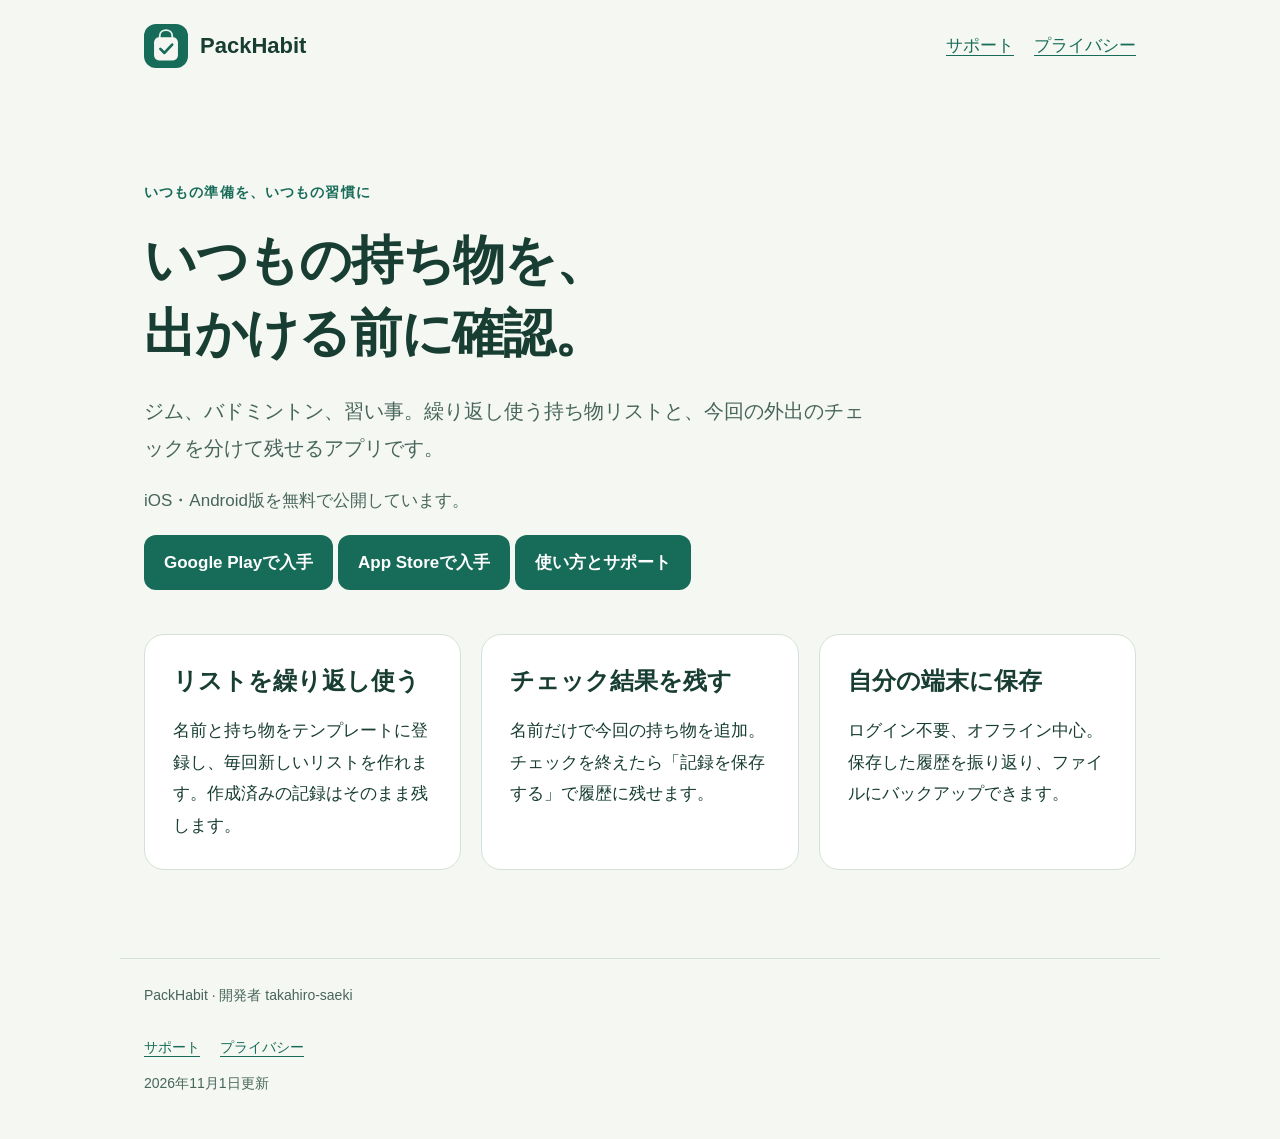
<file: index.html>
<!doctype html><html lang="ja"><head><meta charset="utf-8"><meta name="viewport" content="width=device-width,initial-scale=1"><meta name="description" content="PackHabitの公式サポートとプライバシー。いつもの持ち物を、出かける前に確認。"><title>いつもの持ち物を、出かける前に確認 | PackHabit</title><link rel="icon" href="icon.svg" type="image/svg+xml"><link rel="stylesheet" href="style.css"></head><body><a class="skip" href="#main">本文へ移動</a><header><a class="brand" href="./"><img src="icon.svg" alt="" width="44" height="44">PackHabit</a><nav aria-label="サイト内"><a href="support/">サポート</a><a href="privacy/">プライバシー</a></nav></header><main id="main"><div class="hero"><p class="eyebrow">いつもの準備を、いつもの習慣に</p><h1>いつもの持ち物を、<br>出かける前に確認。</h1><p class="lead">ジム、バドミントン、習い事。繰り返し使う持ち物リストと、今回の外出のチェックを分けて残せるアプリです。</p><p class="muted">iOS・Android版を無料で公開しています。</p><a class="button" href="https://play.google.com/store/apps/details?id=jp.takahiro.packhabit">Google Playで入手</a> <a class="button" href="https://apps.apple.com/jp/app/packhabit/id6824839561">App Storeで入手</a> <a class="button" href="support/">使い方とサポート</a></div><div class="grid"><section class="card"><h2>リストを繰り返し使う</h2><p>名前と持ち物をテンプレートに登録し、毎回新しいリストを作れます。作成済みの記録はそのまま残します。</p></section><section class="card"><h2>チェック結果を残す</h2><p>名前だけで今回の持ち物を追加。チェックを終えたら「記録を保存する」で履歴に残せます。</p></section><section class="card"><h2>自分の端末に保存</h2><p>ログイン不要、オフライン中心。保存した履歴を振り返り、ファイルにバックアップできます。</p></section></div></main><footer><p>PackHabit · 開発者 takahiro-saeki</p><a href="https://takahiro-saeki.github.io/packhabit-support/support/">サポート</a><a href="https://takahiro-saeki.github.io/packhabit-support/privacy/">プライバシー</a><p>2026年11月1日更新</p></footer></body></html>
</file>
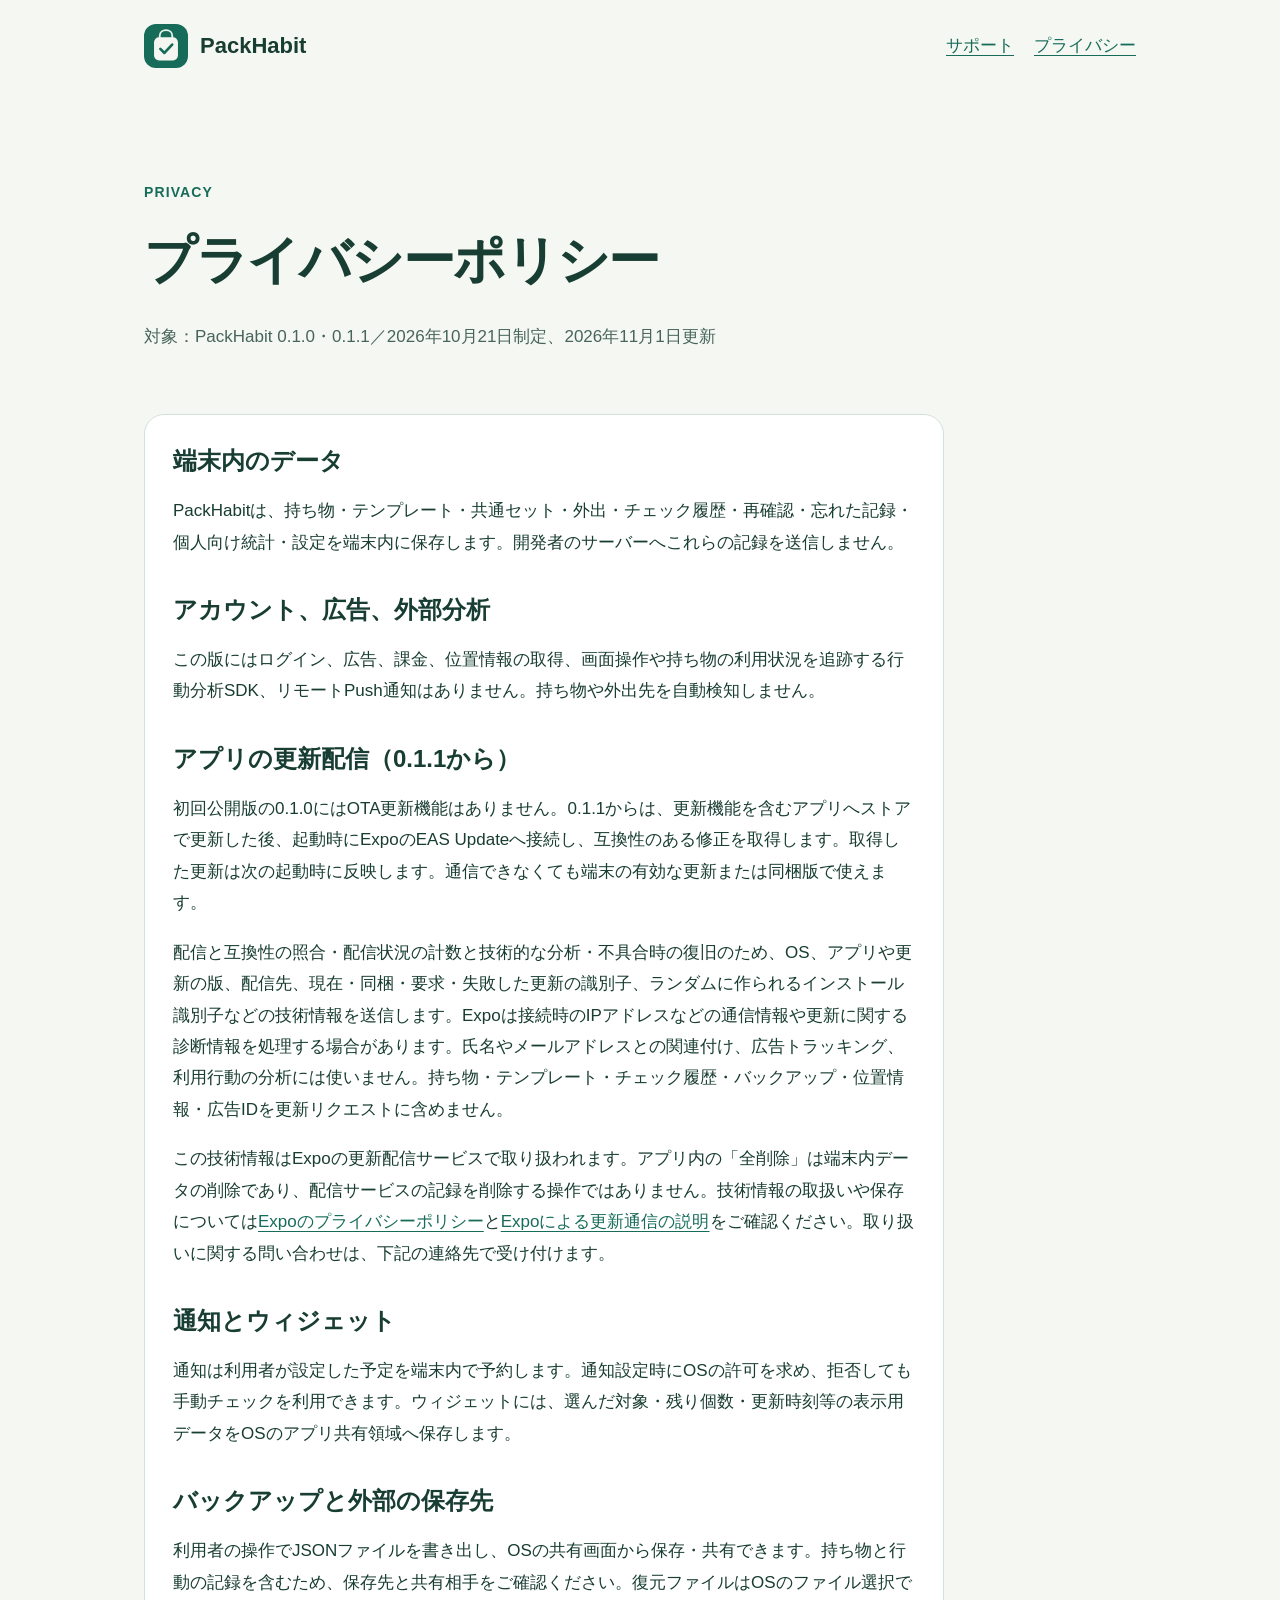
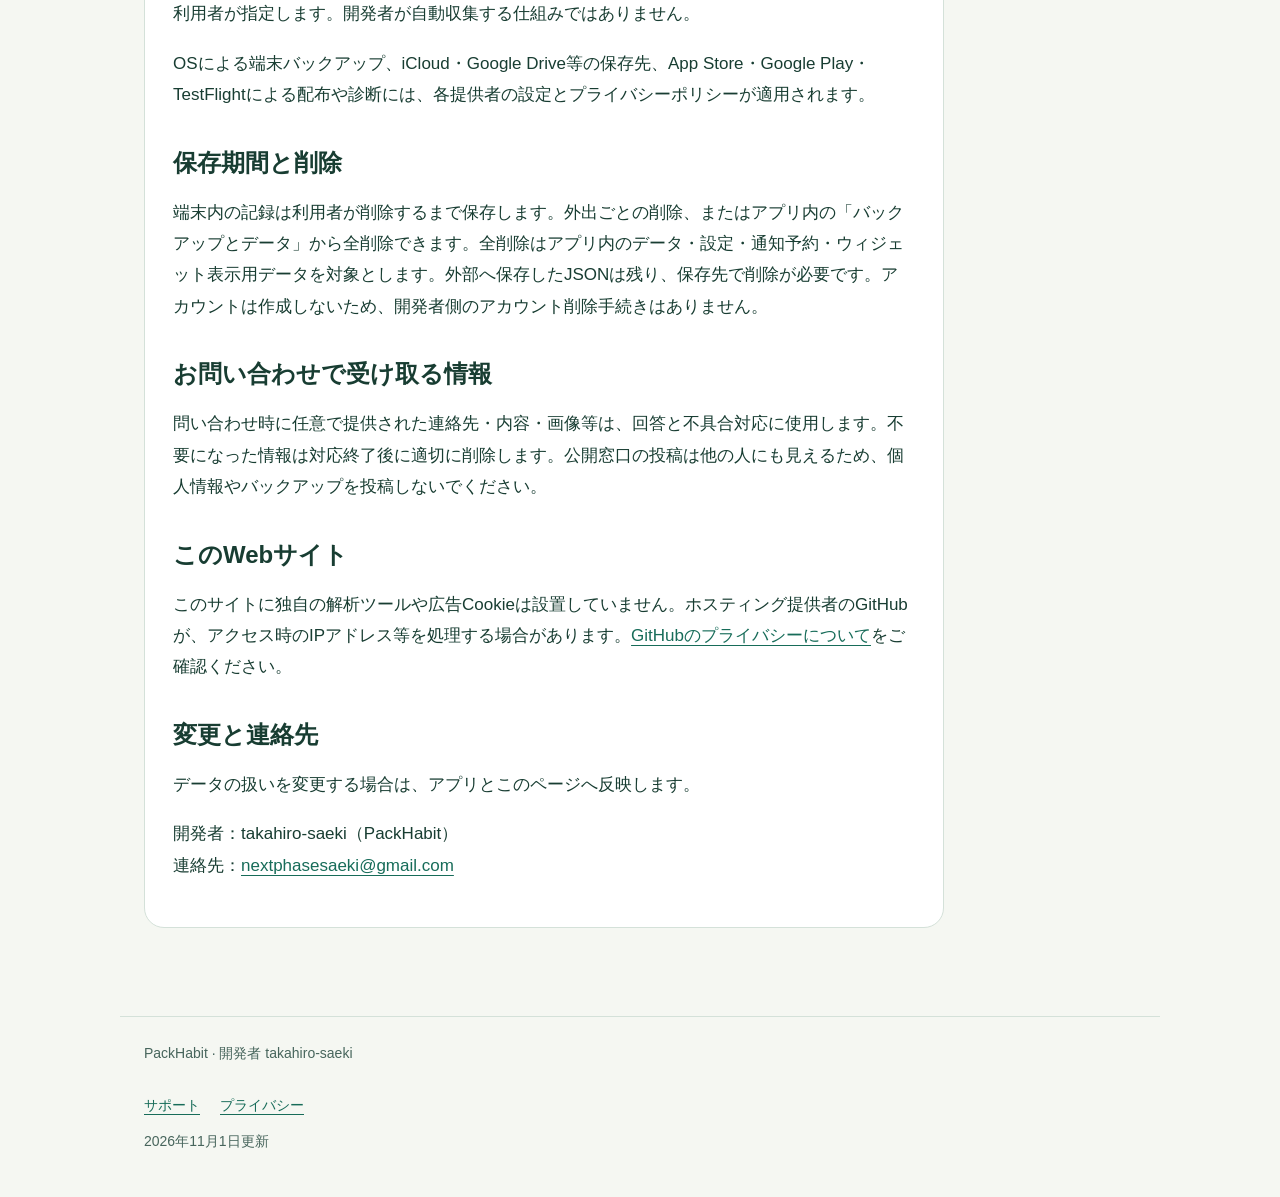
<file: privacy/index.html>
<!doctype html><html lang="ja"><head><meta charset="utf-8"><meta name="viewport" content="width=device-width,initial-scale=1"><meta name="description" content="PackHabitの公式サポートとプライバシー。いつもの持ち物を、出かける前に確認。"><title>プライバシー | PackHabit</title><link rel="icon" href="../icon.svg" type="image/svg+xml"><link rel="stylesheet" href="../style.css"></head><body><a class="skip" href="#main">本文へ移動</a><header><a class="brand" href="../"><img src="../icon.svg" alt="" width="44" height="44">PackHabit</a><nav aria-label="サイト内"><a href="../support/">サポート</a><a href="../privacy/">プライバシー</a></nav></header><main id="main"><div class="hero"><p class="eyebrow">PRIVACY</p><h1>プライバシーポリシー</h1><p class="muted">対象：PackHabit 0.1.0・0.1.1／2026年10月21日制定、2026年11月1日更新</p></div><section class="document"><h2>端末内のデータ</h2><p>PackHabitは、持ち物・テンプレート・共通セット・外出・チェック履歴・再確認・忘れた記録・個人向け統計・設定を端末内に保存します。開発者のサーバーへこれらの記録を送信しません。</p><h2>アカウント、広告、外部分析</h2><p>この版にはログイン、広告、課金、位置情報の取得、画面操作や持ち物の利用状況を追跡する行動分析SDK、リモートPush通知はありません。持ち物や外出先を自動検知しません。</p><h2>アプリの更新配信（0.1.1から）</h2><p>初回公開版の0.1.0にはOTA更新機能はありません。0.1.1からは、更新機能を含むアプリへストアで更新した後、起動時にExpoのEAS Updateへ接続し、互換性のある修正を取得します。取得した更新は次の起動時に反映します。通信できなくても端末の有効な更新または同梱版で使えます。</p><p>配信と互換性の照合・配信状況の計数と技術的な分析・不具合時の復旧のため、OS、アプリや更新の版、配信先、現在・同梱・要求・失敗した更新の識別子、ランダムに作られるインストール識別子などの技術情報を送信します。Expoは接続時のIPアドレスなどの通信情報や更新に関する診断情報を処理する場合があります。氏名やメールアドレスとの関連付け、広告トラッキング、利用行動の分析には使いません。持ち物・テンプレート・チェック履歴・バックアップ・位置情報・広告IDを更新リクエストに含めません。</p><p>この技術情報はExpoの更新配信サービスで取り扱われます。アプリ内の「全削除」は端末内データの削除であり、配信サービスの記録を削除する操作ではありません。技術情報の取扱いや保存については<a href="https://expo.dev/privacy">Expoのプライバシーポリシー</a>と<a href="https://expo.dev/privacy-explained">Expoによる更新通信の説明</a>をご確認ください。取り扱いに関する問い合わせは、下記の連絡先で受け付けます。</p><h2>通知とウィジェット</h2><p>通知は利用者が設定した予定を端末内で予約します。通知設定時にOSの許可を求め、拒否しても手動チェックを利用できます。ウィジェットには、選んだ対象・残り個数・更新時刻等の表示用データをOSのアプリ共有領域へ保存します。</p><h2>バックアップと外部の保存先</h2><p>利用者の操作でJSONファイルを書き出し、OSの共有画面から保存・共有できます。持ち物と行動の記録を含むため、保存先と共有相手をご確認ください。復元ファイルはOSのファイル選択で利用者が指定します。開発者が自動収集する仕組みではありません。</p><p>OSによる端末バックアップ、iCloud・Google Drive等の保存先、App Store・Google Play・TestFlightによる配布や診断には、各提供者の設定とプライバシーポリシーが適用されます。</p><h2>保存期間と削除</h2><p>端末内の記録は利用者が削除するまで保存します。外出ごとの削除、またはアプリ内の「バックアップとデータ」から全削除できます。全削除はアプリ内のデータ・設定・通知予約・ウィジェット表示用データを対象とします。外部へ保存したJSONは残り、保存先で削除が必要です。アカウントは作成しないため、開発者側のアカウント削除手続きはありません。</p><h2>お問い合わせで受け取る情報</h2><p>問い合わせ時に任意で提供された連絡先・内容・画像等は、回答と不具合対応に使用します。不要になった情報は対応終了後に適切に削除します。公開窓口の投稿は他の人にも見えるため、個人情報やバックアップを投稿しないでください。</p><h2>このWebサイト</h2><p>このサイトに独自の解析ツールや広告Cookieは設置していません。ホスティング提供者のGitHubが、アクセス時のIPアドレス等を処理する場合があります。<a href="https://docs.github.com/en/site-policy/privacy-policies/github-general-privacy-statement">GitHubのプライバシーについて</a>をご確認ください。</p><h2>変更と連絡先</h2><p>データの扱いを変更する場合は、アプリとこのページへ反映します。</p><p>開発者：takahiro-saeki（PackHabit）<br>連絡先：<a href="mailto:nextphasesaeki@gmail.com">nextphasesaeki@gmail.com</a></p></section></main><footer><p>PackHabit · 開発者 takahiro-saeki</p><a href="https://takahiro-saeki.github.io/packhabit-support/support/">サポート</a><a href="https://takahiro-saeki.github.io/packhabit-support/privacy/">プライバシー</a><p>2026年11月1日更新</p></footer></body></html>
</file>
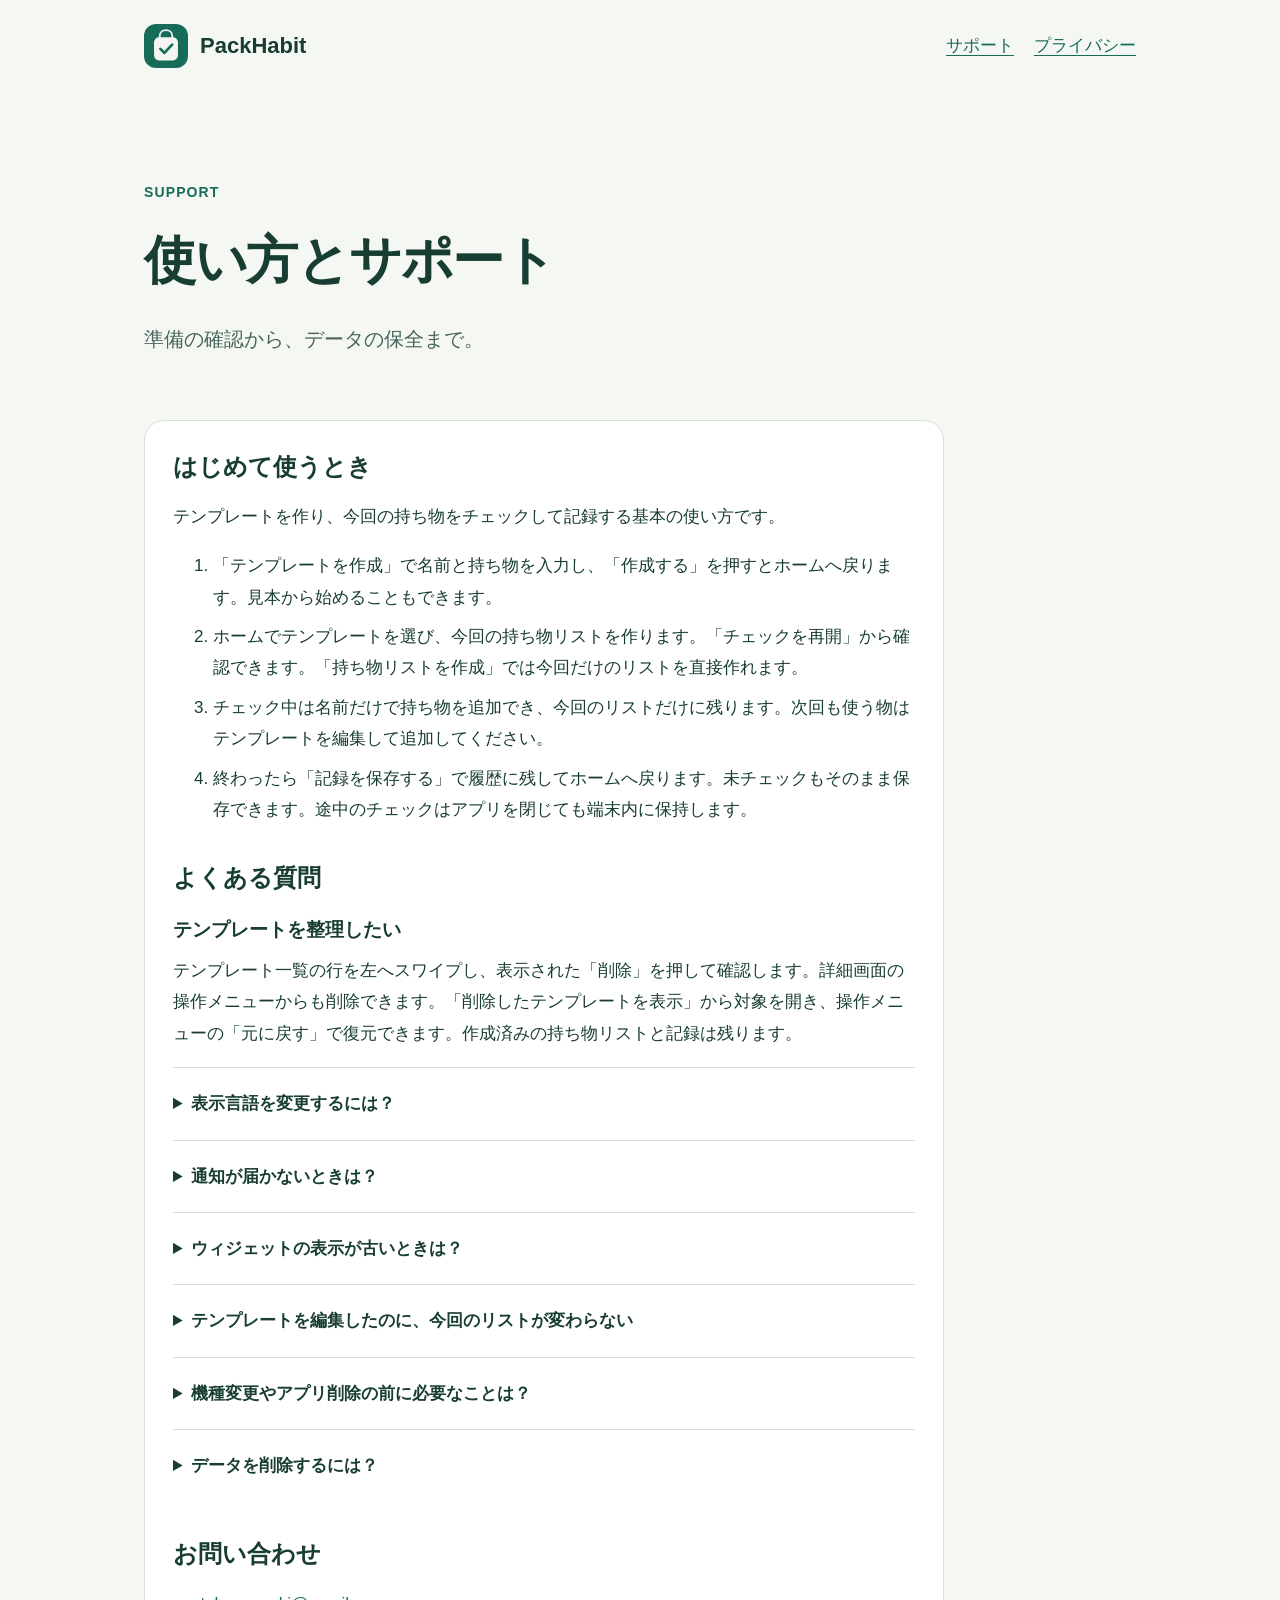
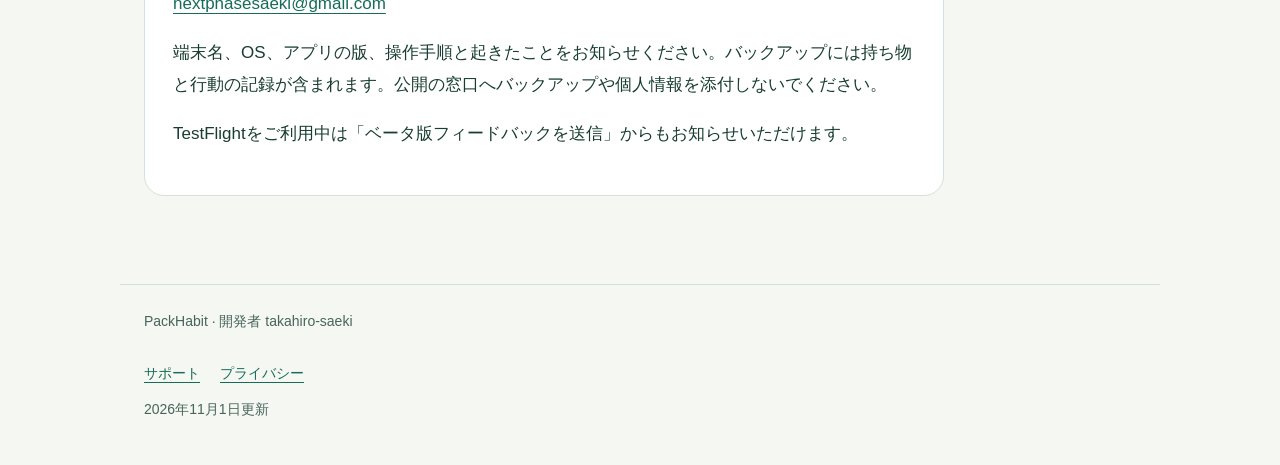
<file: support/index.html>
<!doctype html><html lang="ja"><head><meta charset="utf-8"><meta name="viewport" content="width=device-width,initial-scale=1"><meta name="description" content="PackHabitの公式サポートとプライバシー。いつもの持ち物を、出かける前に確認。"><title>サポート | PackHabit</title><link rel="icon" href="../icon.svg" type="image/svg+xml"><link rel="stylesheet" href="../style.css"></head><body><a class="skip" href="#main">本文へ移動</a><header><a class="brand" href="../"><img src="../icon.svg" alt="" width="44" height="44">PackHabit</a><nav aria-label="サイト内"><a href="../support/">サポート</a><a href="../privacy/">プライバシー</a></nav></header><main id="main"><div class="hero"><p class="eyebrow">SUPPORT</p><h1>使い方とサポート</h1><p class="lead">準備の確認から、データの保全まで。</p></div><section class="document"><h2>はじめて使うとき</h2><p>テンプレートを作り、今回の持ち物をチェックして記録する基本の使い方です。</p><ol><li>「テンプレートを作成」で名前と持ち物を入力し、「作成する」を押すとホームへ戻ります。見本から始めることもできます。</li><li>ホームでテンプレートを選び、今回の持ち物リストを作ります。「チェックを再開」から確認できます。「持ち物リストを作成」では今回だけのリストを直接作れます。</li><li>チェック中は名前だけで持ち物を追加でき、今回のリストだけに残ります。次回も使う物はテンプレートを編集して追加してください。</li><li>終わったら「記録を保存する」で履歴に残してホームへ戻ります。未チェックもそのまま保存できます。途中のチェックはアプリを閉じても端末内に保持します。</li></ol><h2>よくある質問</h2><h3>テンプレートを整理したい</h3><p>テンプレート一覧の行を左へスワイプし、表示された「削除」を押して確認します。詳細画面の操作メニューからも削除できます。「削除したテンプレートを表示」から対象を開き、操作メニューの「元に戻す」で復元できます。作成済みの持ち物リストと記録は残ります。</p><details><summary>表示言語を変更するには？</summary><p>フッターの「設定」から、日本語・English・端末の言語に合わせる、を選べます。持ち物の名前や保存済みの記録は自動翻訳しません。</p></details><details><summary>通知が届かないときは？</summary><p>設定の「通知とウィジェット」で対象・次の通知・停止状態とOSの通知許可を確認し、「予約と表示を更新」を試してください。集中モードや省電力など、OS側の設定もご確認ください。予約は次の28日分から最大56件で、アプリを開くたびに更新します。</p></details><details><summary>ウィジェットの表示が古いときは？</summary><p>アプリで対象を選び、表示の更新時刻を確認してください。「予約と表示を更新」から更新を試せます。更新頻度はOSが調整します。ウィジェットを押すとアプリの確認画面が開きます。</p></details><details><summary>テンプレートを編集したのに、今回のリストが変わらない</summary><p>作成済み・過去のリストは作成時の内容を保持します。変更は次に作るリストに反映します。旧共通セットは通常のテンプレートへ変換し、持ち物と過去の履歴を残します。</p></details><details><summary>機種変更やアプリ削除の前に必要なことは？</summary><p>「バックアップとデータ」からJSONを書き出し、端末外も含めて保存先を確認してください。クラウド自動同期はありません。復元は現在のデータをすべて置き換えるため、復元前にもバックアップを保存してください。</p></details><details><summary>データを削除するには？</summary><p>外出ごとの削除、または設定の「バックアップとデータ」から全削除ができます。全削除は確認語と再確認が必要です。外部へ書き出したJSONは保存先で別途削除してください。</p></details><h2>お問い合わせ</h2><p><a href="mailto:nextphasesaeki@gmail.com">nextphasesaeki@gmail.com</a></p><p>端末名、OS、アプリの版、操作手順と起きたことをお知らせください。バックアップには持ち物と行動の記録が含まれます。公開の窓口へバックアップや個人情報を添付しないでください。</p><p>TestFlightをご利用中は「ベータ版フィードバックを送信」からもお知らせいただけます。</p></section></main><footer><p>PackHabit · 開発者 takahiro-saeki</p><a href="https://takahiro-saeki.github.io/packhabit-support/support/">サポート</a><a href="https://takahiro-saeki.github.io/packhabit-support/privacy/">プライバシー</a><p>2026年11月1日更新</p></footer></body></html>
</file>
<file: style.css>
:root{color-scheme:light dark;--bg:#f5f7f2;--paper:#fff;--ink:#183d32;--muted:#47655c;--line:#d4e1d9;--accent:#176c59;--on-accent:#fff}
*{box-sizing:border-box}body{margin:0;background:var(--bg);color:var(--ink);font:17px/1.85 -apple-system,BlinkMacSystemFont,"Hiragino Sans","Yu Gothic",sans-serif}a{color:var(--accent);text-underline-offset:4px}a:hover{text-decoration-thickness:2px}a:focus-visible,summary:focus-visible{outline:3px solid var(--accent);outline-offset:5px;border-radius:4px}.skip{position:absolute;top:-80px;left:16px;background:var(--paper);padding:12px}.skip:focus{top:8px}header,main,footer{max-width:1040px;margin:auto;padding:24px}header{display:flex;align-items:center;justify-content:space-between;gap:16px;flex-wrap:wrap}.brand{display:inline-flex;align-items:center;gap:12px;color:var(--ink);font-size:22px;font-weight:750;text-decoration:none}.brand img{border-radius:12px;width:44px;height:44px}nav{display:flex;gap:20px;flex-wrap:wrap}nav a{display:inline-flex;align-items:center;min-height:44px}.hero{padding:64px 0 44px;max-width:780px}.eyebrow{font-size:14px;font-weight:700;letter-spacing:.08em;color:var(--accent)}h1{font-size:clamp(30px,5vw,52px);line-height:1.4;letter-spacing:-.025em;margin:16px 0 24px;overflow-wrap:anywhere}h2{font-size:24px;line-height:1.5;margin:0 0 16px}h3{font-size:19px;margin:0 0 8px}p{margin:0 0 18px}.lead{font-size:20px;max-width:720px;color:var(--muted)}.muted{color:var(--muted)}.grid{display:grid;grid-template-columns:repeat(3,minmax(0,1fr));gap:20px}.card,section.document{background:var(--paper);border:1px solid var(--line);border-radius:20px;padding:28px;margin:0 0 24px}.card p{margin-bottom:0}.document{max-width:800px}.document h2{margin-top:34px}.document h2:first-child{margin-top:0}.button{display:inline-block;border-radius:12px;background:var(--accent);color:var(--on-accent);padding:12px 20px;font-weight:650;text-decoration:none;min-height:48px}.notice{border-left:4px solid var(--accent);padding:12px 20px;margin:24px 0;background:var(--paper)}details{border-top:1px solid var(--line);padding:8px 0}summary{cursor:pointer;font-weight:650;padding:12px 0;min-height:48px}details p{padding:8px 0 12px}li{margin:8px 0}footer{border-top:1px solid var(--line);margin-top:40px;color:var(--muted);font-size:14px}footer a{display:inline-block;min-height:44px;margin-right:20px;padding:8px 0}@media(max-width:700px){.grid{grid-template-columns:1fr}.hero{padding:32px 0}header,main,footer{padding:20px}.card,section.document{padding:24px}.lead{font-size:18px}nav{gap:14px}}@media(prefers-color-scheme:dark){:root{--bg:#12231e;--paper:#1b332a;--ink:#e8f4ec;--muted:#b6cec2;--line:#385349;--accent:#a6ddc0;--on-accent:#123e31}}@media(prefers-reduced-motion:reduce){*{scroll-behavior:auto!important}}
</file>
